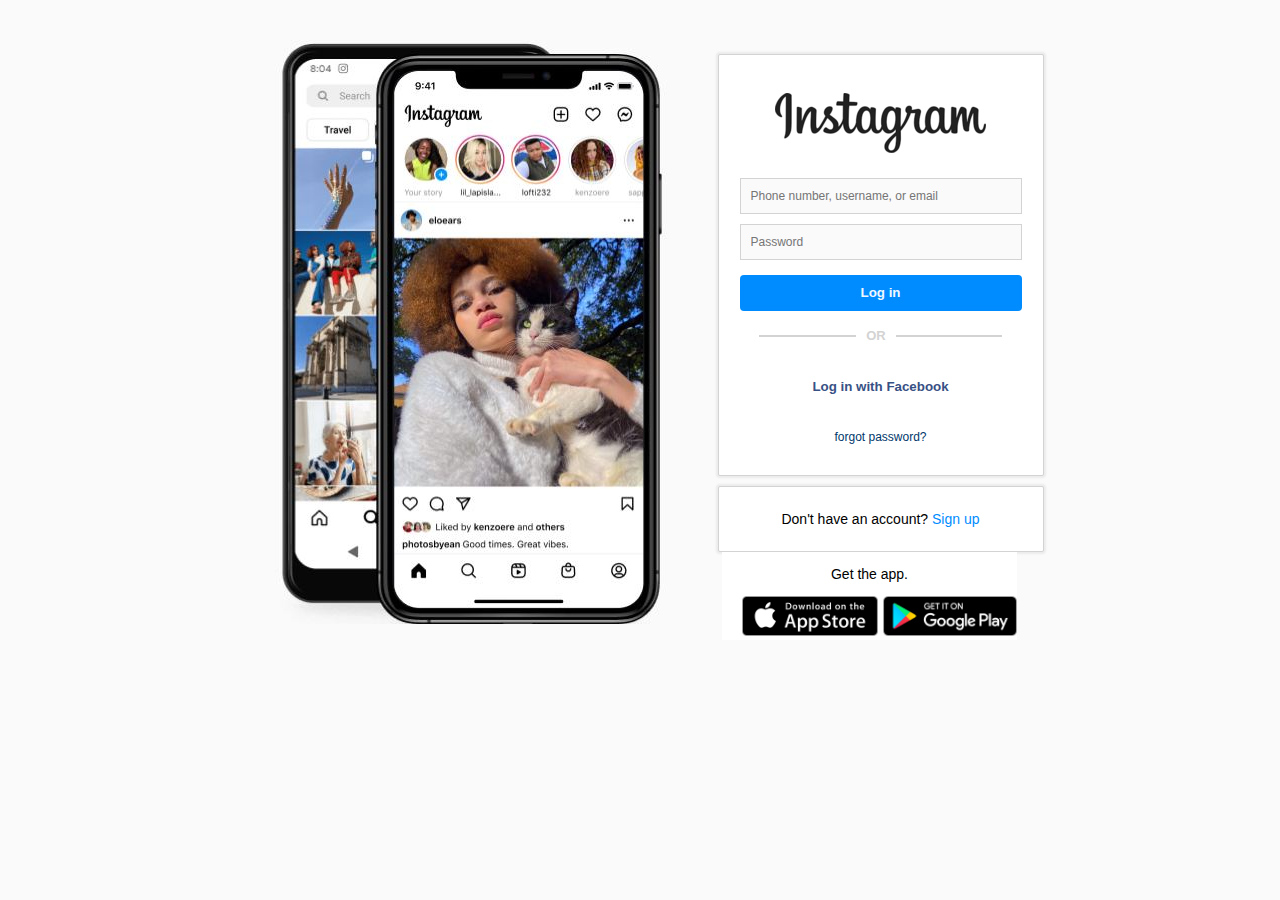
<file: index.html>
<!DOCTYPE html>
<html lang="en">
<head>
    <meta charset="UTF-8">
    <title>Instagram</title>
    <link rel="shortcut icon" href="insta.png" sizes="16x16" type="image/x-icon"/>
    <link href="log in.css" rel="stylesheet">
</head>
<body>
    <div class="whole">
        <div class="main">
            <img src="yooo.JPG">
        </div>
        <div class="form">
            <div class="insta">
                <img class="instpic" src="instaaaa.png">
                <p style="text-align: center;margin-top: 20px;">
                    <input type="text" id="mail" placeholder="Phone number, username, or email" size="35px"><br>
                    <input type="password" id="passw" placeholder="Password" size="35px"><br>
                    <a href="#" target="_self" class="login">
                        <button type="button" style="cursor:pointer;text-align: center;margin: auto;margin-top: 10px !important;" size="46px" class="log">
                            Log in
                        </button>
                    </a><br>
                    <div class="or" style="margin: 20px 0 20px 0;">
                        <hr style="width: 200px;margin: auto;border: 0.2px solid rgb(211, 211, 211);">
                        <b style="color:rgb(211, 211, 211);margin-left: 10px;margin-right: 10px;font-size: small;">
                            OR
                        </b>
                        <hr style="width: 90%;margin: auto;border: 0.2px solid rgb(211, 211, 211);">
        
                    </div>
                    <div class="fb">
                        <a href="#" target="_self">
                            <button type="button" class="fcbk" style="cursor:pointer;text-align: center;margin: auto;margin-top: 10px !important;" size="46px">
                            Log in with Facebook
                            </button>
                        </a><br>
                    </div>
                    <a href="#" target="_self" style="color: #00376b;font-size: 12px;">forgot password?</a>
                </p>
            </div>
            <div class="signup">
                <p style="text-align: center;">
                    Don't have an account?
                    <a href="sign up.html" target="_self" style="color: rgb(0, 140, 255);">
                     Sign up
                    </a>
                </p>
            </div>
            <div class="app">
                <p style="font-size: 14px;">Get the app.</p>
                <div class="dwnld">
                    <img src="appstore.png" style="height: 40px;">
                    <img src="google play.png" style="height: 40px;">
                </div>
            </div>
        </div>
    </div>
</body>
</html>
</file>
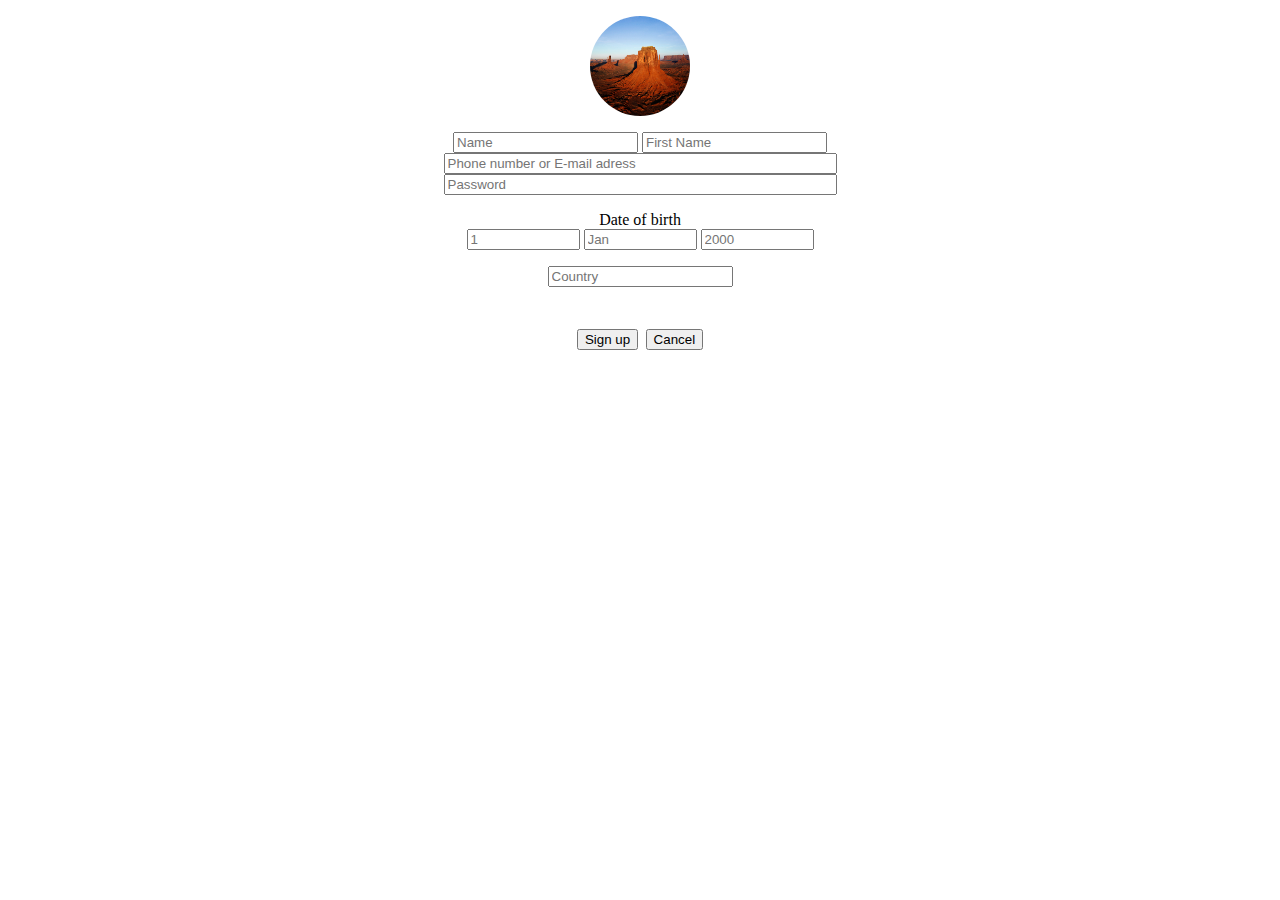
<file: sign up.html>
<!DOCTYPE html>
<html lang="en">
<head>
    <link rel="stylesheet" type="text/css" href="sign up.css">
    <script src="sign up.js"></script>
    <meta charset="UTF-8">
    <title>smol recap mofo</title>
    <link rel="shortcut icon" href="insta.png" sizes="16x16" type="image/x-icon"/>
</head>
<body>
    <p><img onmouseover="ImagineGrand(this)" onmouseout="ImageNormal(this)" src="Desert.jpg" alt="Desert" height="100" width="100" class="avatar"></p>
    
    <p style="text-align: center;">
        <input type="text" id="name" placeholder="Name">
        <input type="text" id="firstname" placeholder="First Name"><br>
        <input type="text" id="mail" placeholder="Phone number or E-mail adress" size="46px"><br>
        <input type="password" id="passw" placeholder="Password" size="46px">
    </p>

    <p style="text-align: center;">
        Date of birth<br>
        <input list="d" type="text" id="days" placeholder="1" size="11px">
        <datalist id="d">
            <option value="1"></option>
            <option value="2"></option>
            <option value="3"></option>
            <option value="4"></option>
            <option value="5"></option>
            <option value="6"></option>
            <option value="7"></option>
            <option value="8"></option>
            <option value="9"></option>
            <option value="10"></option>
            <option value="11"></option>
            <option value="12"></option>
            <option value="13"></option>
            <option value="14"></option>
            <option value="15"></option>
            <option value="16"></option>
            <option value="17"></option>
            <option value="18"></option>
            <option value="19"></option>
            <option value="20"></option>
            <option value="21"></option>
            <option value="22"></option>
            <option value="23"></option>
            <option value="24"></option>
            <option value="25"></option>
            <option value="26"></option>
            <option value="27"></option>
            <option value="28"></option>
            <option value="29"></option>
            <option value="30"></option>
            <option value="31"></option>
        </datalist>
        <input list="m" type="text" id="months" placeholder="Jan" size="11px">
        <datalist id="m">
            <option value="January"></option>
            <option value="February"></option>
            <option value="March"></option>
            <option value="April"></option>
            <option value="May"></option>
            <option value="Juine"></option>
            <option value="Julay"></option>
            <option value="August"></option>
            <option value="Septembr"></option>
            <option value="October"></option>
            <option value="November"></option>
            <option value="December"></option>
        </datalist>
        <input list="y" type="text" id="years" placeholder="2000" size="11px">
        <datalist id="y">
            <option value="2004"></option>
            <option value="2003"></option>
            <option value="2002"></option>
            <option value="2001"></option>
            <option value="2000"></option>
            <option value="1999"></option>
            <option value="1998"></option>
            <option value="1997"></option>
            <option value="1996"></option>
            <option value="1995"></option>
            <option value="1994"></option>
        </datalist>
    </p>

    <p style="text-align: center;"> 
        <input list="origin country" type="text" id="oc" placeholder="Country">
        <datalist id="origin country">
            <option value="Germany"></option>
            <option value="France"></option>
            <option value="United States"></option>
            <option value="Tunisia"></option>
            <option value="Morocco"></option>
            <option value="Spain"></option>
        </datalist>
    </p>

    <p style="text-align: center;font-size: 30px;">
        <button type="button" onclick="verif()">Sign up</button>
        <a href="index.html" target="_self"><button type="button" onclick="reset()">Cancel</button></a>
    </p>
</body>
</html>
</file>
<file: log in.css>
html , body{
    margin          : 0 ; 
    padding         : 0 ; 
    scroll-behavior: smooth;
    font-family: arial;
    background-color: rgb(250 250 250);
    display: flex;
    flex-direction: column;
    align-items: center;
    justify-content: center;
}

div
{
    background-color: white;
}

*{
text-decoration: none;
outline        :  none ;
}

.fcbk
{
    background: white;
    border: none;
    color: #385185;
    font-family: arial;
    font-weight: bold;
    border-radius: 4px;
    width: 100%;
    height: 100%;
}

.log
{
    background: rgb(0, 140, 255);
    border: none;
    color:aliceblue;
    font-family: arial;
    font-weight: bold;
    border-radius: 4px;
    width: 100%;
    height: 30%;
}

.signup
{
    border: 1px solid rgb(211, 211, 211);
    width: 100%;
    padding: 10px;
    border-radius: 2px;
    display: flex;
    flex-direction: row;
    align-items: center;
    justify-content: center;
    margin: auto;
    box-shadow: 0px 0px 2px 2px rgb(235, 235, 235);
    font-size: 14px;
}

.insta
{
    border: 1px solid rgb(211, 211, 211);
    width: 100%;
    padding: 10px;
    display: flex;
    flex-direction: column;
    height: 400px;
    align-items: center;
    justify-content: center;
    margin-bottom: 10px !important;
    margin: auto;
    border-radius: 2px;
    box-shadow: 0px 0px 2px 2px rgb(235, 235, 235);
}

input
{
    padding: 10px;
    margin: 5px 0 5px 0;
    font-size: 12px;
    background-color: rgb(250 250 250);
}

#mail
{
    border: 1px solid rgb(211, 211, 211);
}

#passw
{
    border: 1px solid rgb(211, 211, 211);
}

.or
{
    display: flex;
    flex-direction: row !important;
}
.whole
{
    display: flex;
    flex-direction: row !important;
    margin: auto;
    margin-top: 20px !important;
    align-items: center;
    justify-content: center;
    background-color: rgb(250 250 250);
}
.form
{
    display: flex;
    flex-direction: column !important;
    margin: auto;
    align-items: center;
    justify-content: center;
    background-color: rgb(250 250 250);
    margin: 20px;
}

.main
{
    margin: 20px;
    background-color: rgb(250 250 250);
}

.fb
{
    margin-bottom: 40px !important;
}
.instpic
{
    margin-top: 40px;
}

.dwnld
{
    display: block;
    align-items: center;
    justify-content: center;

    margin-left: 20px;
}
.app
{
    display: flex;
    flex-direction: column;
    align-items: center;
    justify-content: center;
}
</file>
<file: sign up.css>
.avatar {
    text-align: center;
    width: 100px;
    height: 100px;
    border-radius: 50%;
    display: block;
    margin-left: auto;
    margin-right: auto;
    transition-duration: 1s;
}
</file>
